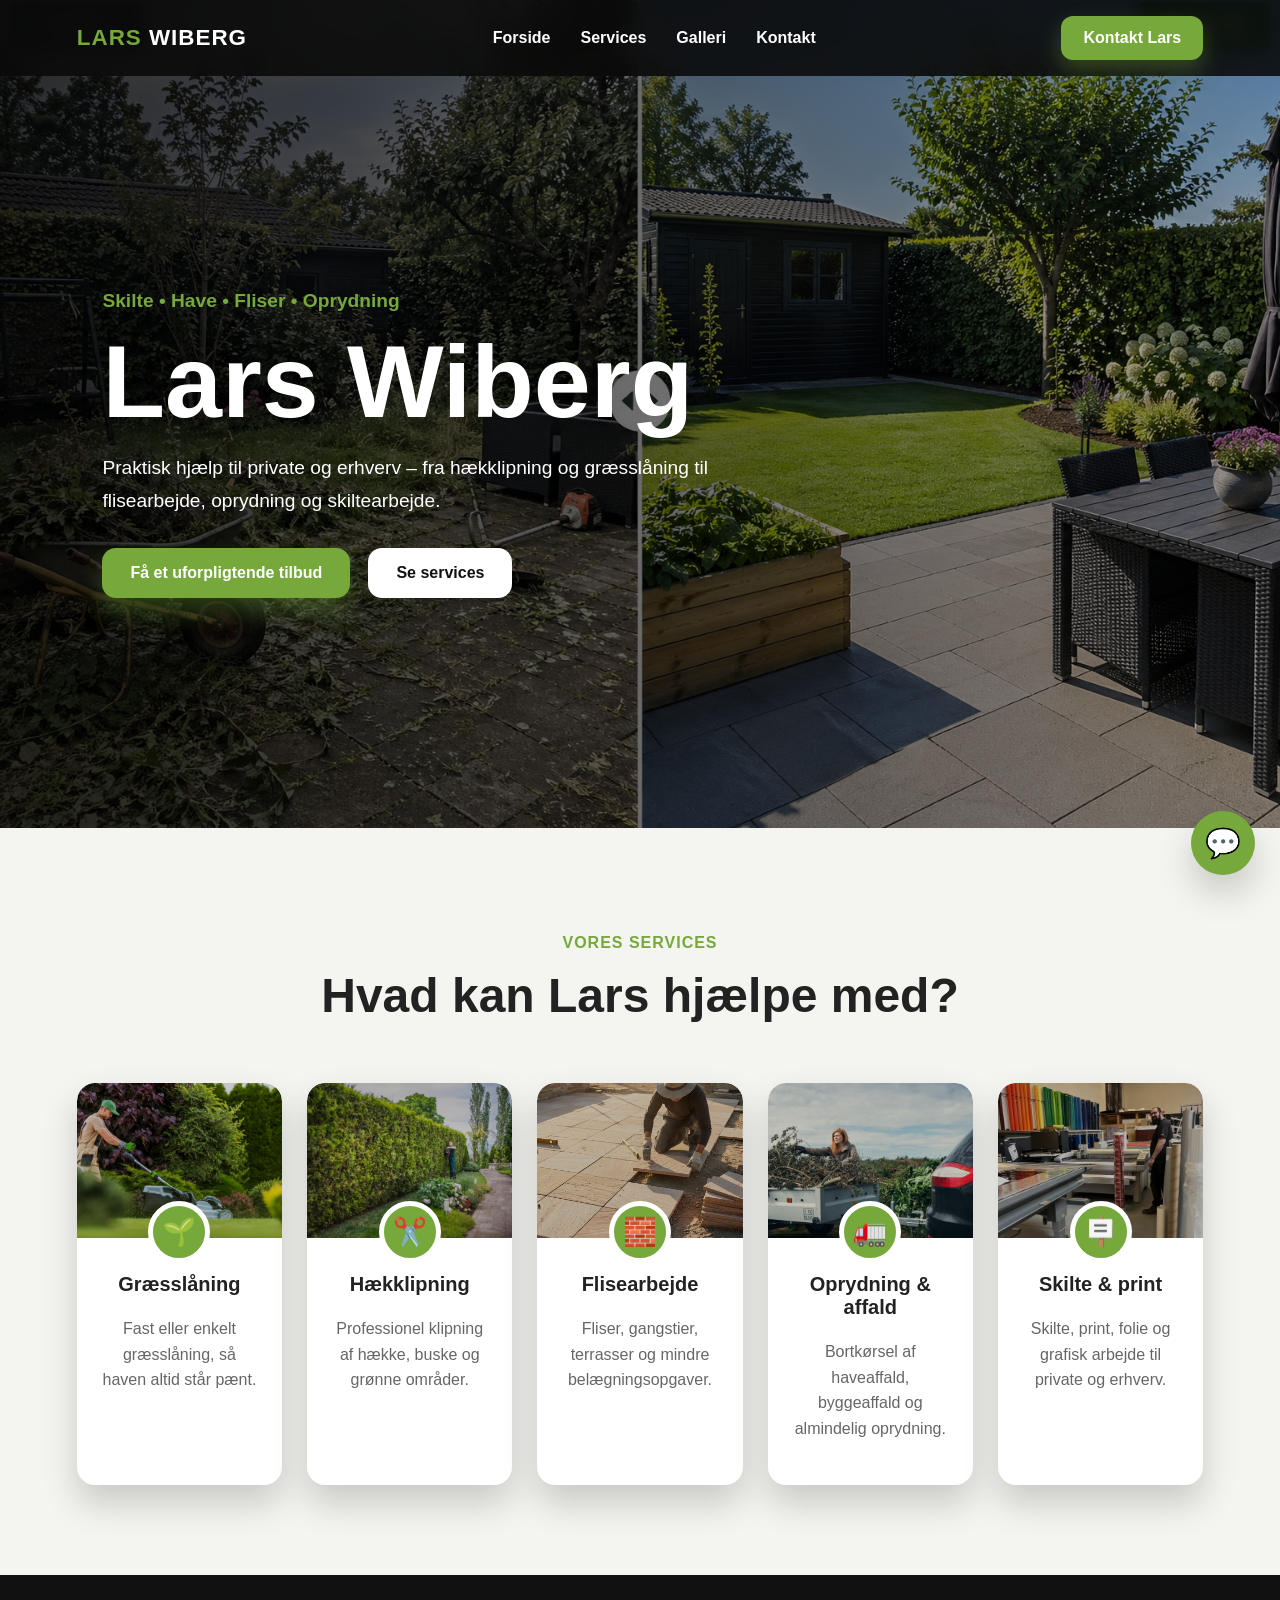
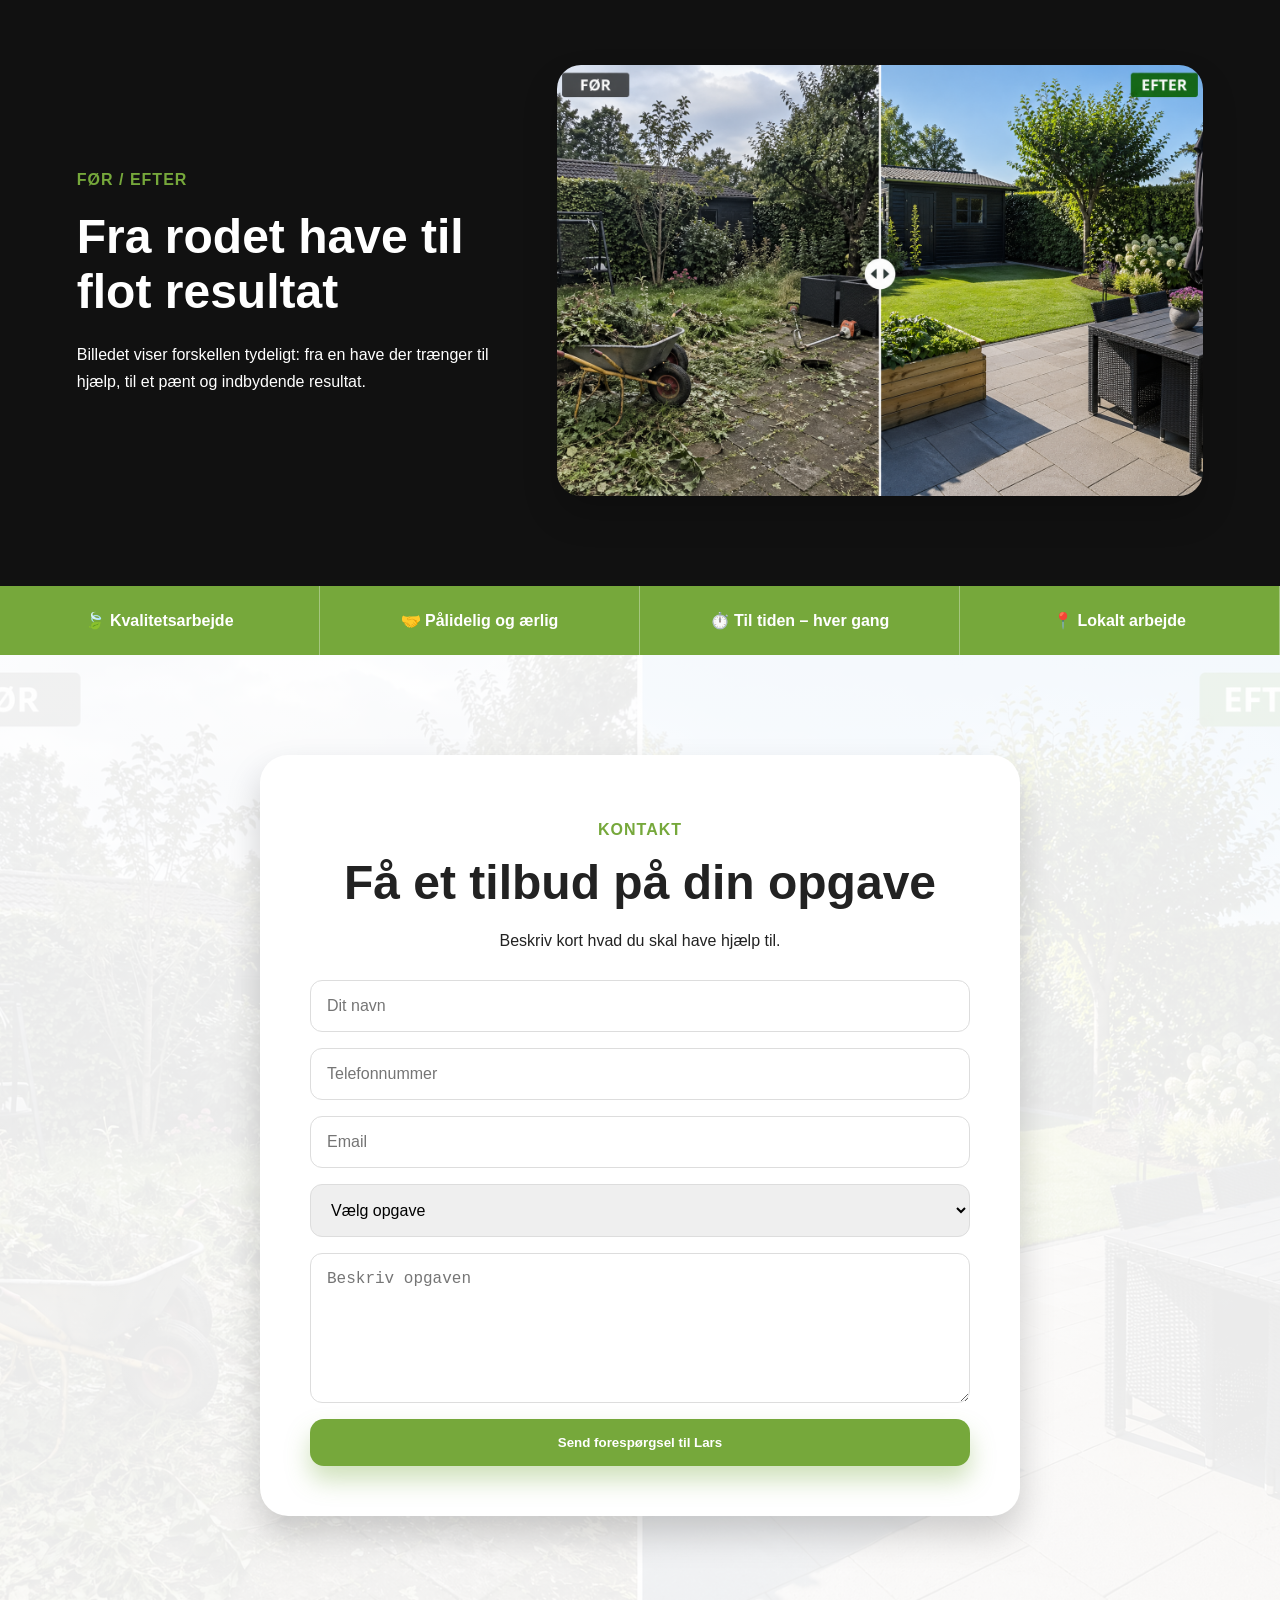
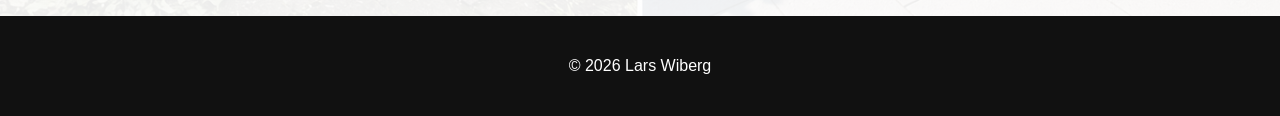
<file: index.html>
<!DOCTYPE html>
<html lang="da">
<head>
  <meta charset="UTF-8" />
  <meta name="viewport" content="width=device-width, initial-scale=1.0" />

  <title>Lars Wiberg | Skilte • Have • Fliser • Oprydning</title>

  <link rel="stylesheet" href="css/color.css" />
  <link rel="stylesheet" href="css/layout.css" />
  <link rel="stylesheet" href="css/component.css" />
</head>

<body>

  <header class="topbar">
    <div class="logo">
      <span>LARS</span> WIBERG
    </div>

    <nav class="nav">
      <a href="#forside">Forside</a>
      <a href="#services">Services</a>
      <a href="#galleri">Galleri</a>
      <a href="#kontakt">Kontakt</a>
    </nav>

    <a href="#kontakt" class="top-cta">Kontakt Lars</a>
  </header>

  <section id="forside" class="hero">
    <div class="hero-content">
      <p class="eyebrow">Skilte • Have • Fliser • Oprydning</p>
      <h1>Lars Wiberg</h1>
      <p class="hero-text">
        Praktisk hjælp til private og erhverv – fra hækklipning og græsslåning
        til flisearbejde, oprydning og skiltearbejde.
      </p>

      <div class="hero-actions">
        <a href="#kontakt" class="btn primary">Få et uforpligtende tilbud</a>
        <a href="#services" class="btn secondary">Se services</a>
      </div>
    </div>
  </section>

  <main>

    <section id="services" class="section">
      <p class="section-label">Vores services</p>
      <h2>Hvad kan Lars hjælpe med?</h2>

      <div class="service-grid">

        <article class="service-card grass">
          <div class="service-icon">🌱</div>
          <h3>Græsslåning</h3>
          <p>Fast eller enkelt græsslåning, så haven altid står pænt.</p>
        </article>

        <article class="service-card hedge">
          <div class="service-icon">✂️</div>
          <h3>Hækklipning</h3>
          <p>Professionel klipning af hække, buske og grønne områder.</p>
        </article>

        <article class="service-card paving">
          <div class="service-icon">🧱</div>
          <h3>Flisearbejde</h3>
          <p>Fliser, gangstier, terrasser og mindre belægningsopgaver.</p>
        </article>

        <article class="service-card cleanup">
          <div class="service-icon">🚛</div>
          <h3>Oprydning & affald</h3>
          <p>Bortkørsel af haveaffald, byggeaffald og almindelig oprydning.</p>
        </article>

        <article class="service-card sign">
          <div class="service-icon">🪧</div>
          <h3>Skilte & print</h3>
          <p>Skilte, print, folie og grafisk arbejde til private og erhverv.</p>
        </article>

      </div>
    </section>

    <section id="galleri" class="before-section">
      <div class="before-text">
        <p class="section-label">Før / efter</p>
        <h2>Fra rodet have til flot resultat</h2>
        <p>
          Billedet viser forskellen tydeligt: fra en have der trænger til hjælp,
          til et pænt og indbydende resultat.
        </p>
      </div>

      <div class="before-frame">
        <img src="assets/images/beforeafter.jpg" alt="Før og efter havearbejde" />
      </div>
    </section>

    <section class="trust-bar">
      <div>🍃 Kvalitetsarbejde</div>
      <div>🤝 Pålidelig og ærlig</div>
      <div>⏱️ Til tiden – hver gang</div>
      <div>📍 Lokalt arbejde</div>
    </section>

    <section id="kontakt" class="contact-section">
      <div class="contact-box">
        <p class="section-label">Kontakt</p>
        <h2>Få et tilbud på din opgave</h2>
        <p>Beskriv kort hvad du skal have hjælp til.</p>

        <form class="contact-form" id="contactForm">
          <input id="contactName" type="text" placeholder="Dit navn" required />
          <input id="contactPhone" type="tel" placeholder="Telefonnummer" required />
          <input id="contactEmail" type="email" placeholder="Email" />

          <select id="contactTask" required>
            <option value="">Vælg opgave</option>
            <option>Græsslåning</option>
            <option>Hækklipning</option>
            <option>Flisearbejde</option>
            <option>Oprydning / affald</option>
            <option>Skilte & print</option>
            <option>Andet</option>
          </select>

          <textarea id="contactMessage" placeholder="Beskriv opgaven" required></textarea>

          <button type="submit" class="btn primary">Send forespørgsel til Lars</button>
        </form>
      </div>
    </section>

  </main>

  <button class="chat-button" id="chatButton">💬</button>

  <div class="chat-box" id="chatBox">
    <div class="chat-header">Lars Wiberg</div>

    <div class="chat-body" id="chatBody">
      <p><strong>Lars:</strong> Hej 👋 Hvad skal du have hjælp til?</p>
      <p class="chat-hint">Skriv fx: “Jeg skal have klippet hæk” eller “Jeg skal have kørt affald væk”.</p>
    </div>

    <div class="chat-input">
      <input id="chatInput" type="text" placeholder="Skriv her..." />
      <button id="sendChat">Send</button>
    </div>
  </div>

  <footer>
    <p>© 2026 Lars Wiberg</p>
  </footer>

  <script src="js/app.js"></script>
</body>
</html>
</file>
<file: css/color.css>
:root {
  --green: #76a83b;
  --green-dark: #385d1e;
  --green-soft: #eef6e8;

  --dark: #111111;
  --dark-soft: #1f1f1f;

  --white: #ffffff;
  --light: #f4f4f1;
  --text: #222222;
  --muted: #666666;

  --shadow: 0 18px 35px rgba(0, 0, 0, 0.18);
  --radius: 18px;
}
</file>
<file: css/layout.css>
* {
  box-sizing: border-box;
}

html {
  scroll-behavior: smooth;
}

body {
  margin: 0;
  font-family: Arial, Helvetica, sans-serif;
  background: var(--light);
  color: var(--text);
}

section {
  width: 100%;
}

.section {
  padding: 90px 6%;
  text-align: center;
}

.section h2,
.before-text h2,
.contact-box h2 {
  font-size: clamp(2rem, 4vw, 3rem);
  margin: 10px 0 22px;
}

.section-label {
  color: var(--green);
  font-weight: 800;
  text-transform: uppercase;
  letter-spacing: 1px;
}

footer {
  background: var(--dark);
  color: white;
  text-align: center;
  padding: 25px;
}

@media (max-width: 800px) {
  .section {
    padding: 70px 5%;
  }
}
</file>
<file: css/component.css>
.topbar {
  position: fixed;
  top: 0;
  left: 0;
  width: 100%;
  height: 76px;
  padding: 0 6%;
  display: flex;
  align-items: center;
  justify-content: space-between;
  background: rgba(10, 10, 10, 0.88);
  backdrop-filter: blur(10px);
  z-index: 1000;
}

.logo {
  color: white;
  font-size: 1.4rem;
  font-weight: 900;
  letter-spacing: 1px;
}

.logo span {
  color: var(--green);
}

.nav {
  display: flex;
  gap: 30px;
}

.nav a,
.top-cta {
  color: white;
  text-decoration: none;
  font-weight: 700;
}

.nav a:hover {
  color: var(--green);
}

.top-cta {
  background: var(--green);
  padding: 13px 22px;
  border-radius: 12px;
  box-shadow: 0 10px 22px rgba(118, 168, 59, 0.35);
}

.hero {
  min-height: 92vh;
  position: relative;
  display: flex;
  align-items: center;
  padding: 120px 8% 80px;
  background:
    linear-gradient(90deg, rgba(0,0,0,0.82), rgba(0,0,0,0.32)),
    url("../assets/images/beforeafter.jpg");
  background-size: cover;
  background-position: center;
  color: white;
}

.hero-content {
  max-width: 650px;
  position: relative;
  z-index: 2;
}

.eyebrow {
  font-size: 1.2rem;
  font-weight: 800;
  color: var(--green);
}

.hero h1 {
  font-size: clamp(3rem, 8vw, 6.5rem);
  margin: 10px 0;
  line-height: 1;
}

.hero-text {
  font-size: 1.2rem;
  line-height: 1.7;
}

.hero-actions {
  display: flex;
  gap: 18px;
  flex-wrap: wrap;
  margin-top: 30px;
}

.btn {
  display: inline-block;
  border: none;
  cursor: pointer;
  text-decoration: none;
  font-weight: 800;
  border-radius: 14px;
  padding: 16px 28px;
  transition: 0.25s ease;
}

.btn.primary {
  background: var(--green);
  color: white;
  box-shadow: 0 14px 25px rgba(118, 168, 59, 0.35);
}

.btn.secondary {
  background: white;
  color: var(--dark);
}

.btn:hover {
  transform: translateY(-4px);
}

.service-grid {
  margin-top: 60px;
  display: grid;
  grid-template-columns: repeat(5, 1fr);
  gap: 25px;
}

.service-card {
  position: relative;
  overflow: hidden;
  min-height: 330px;
  border-radius: var(--radius);
  padding: 170px 24px 28px;
  background: white;
  box-shadow: var(--shadow);
  transition: 0.3s ease;
}

.service-card:hover {
  transform: translateY(-10px);
}

.service-card::before {
  content: "";
  position: absolute;
  inset: 0 0 auto 0;
  height: 155px;
  background-size: cover;
  background-position: center;
  border-radius: var(--radius) var(--radius) 0 0;
}

.service-card.grass::before {
  background-image:
    linear-gradient(rgba(0,0,0,0.22), rgba(0,0,0,0.22)),
    url("../assets/images/grass.jpg");
}

.service-card.hedge::before {
  background-image:
    linear-gradient(rgba(0,0,0,0.22), rgba(0,0,0,0.22)),
    url("../assets/images/hedge.jpg");
}

.service-card.paving::before {
  background-image:
    linear-gradient(rgba(0,0,0,0.22), rgba(0,0,0,0.22)),
    url("../assets/images/paving.jpg");
}

.service-card.cleanup::before {
  background-image:
    linear-gradient(rgba(0,0,0,0.22), rgba(0,0,0,0.22)),
    url("../assets/images/cleanup.jpg");
}

.service-card.sign::before {
  background-image:
    linear-gradient(rgba(0,0,0,0.22), rgba(0,0,0,0.22)),
    url("../assets/images/sign.jpg");
}

.service-icon {
  position: absolute;
  top: 118px;
  left: 50%;
  transform: translateX(-50%);
  width: 62px;
  height: 62px;
  border-radius: 50%;
  background: var(--green);
  color: white;
  display: grid;
  place-items: center;
  font-size: 1.7rem;
  border: 5px solid white;
  z-index: 2;
}

.service-card h3 {
  margin-top: 20px;
  font-size: 1.25rem;
}

.service-card p {
  color: var(--muted);
  line-height: 1.6;
}

.before-section {
  display: grid;
  grid-template-columns: 0.8fr 1.2fr;
  gap: 50px;
  align-items: center;
  padding: 90px 6%;
  background: var(--dark);
  color: white;
}

.before-text {
  text-align: left;
}

.before-text p {
  line-height: 1.7;
}

.before-frame {
  position: relative;
  overflow: hidden;
  border-radius: 24px;
  box-shadow: var(--shadow);
}

.before-frame img {
  width: 100%;
  display: block;
}

.trust-bar {
  display: grid;
  grid-template-columns: repeat(4, 1fr);
  background: var(--green);
  color: white;
  font-weight: 900;
  text-align: center;
}

.trust-bar div {
  padding: 25px;
  border-right: 1px solid rgba(255,255,255,0.35);
}

.contact-section {
  padding: 100px 6%;
  background:
    linear-gradient(rgba(255,255,255,.92), rgba(255,255,255,.92)),
    url("../assets/images/beforeafter.jpg");
  background-size: cover;
  background-position: center;
}

.contact-box {
  max-width: 760px;
  margin: auto;
  background: white;
  border-radius: 28px;
  padding: 50px;
  box-shadow: var(--shadow);
  text-align: center;
}

.contact-form {
  display: grid;
  gap: 16px;
  margin-top: 30px;
}

.contact-form input,
.contact-form select,
.contact-form textarea {
  width: 100%;
  padding: 16px;
  border-radius: 12px;
  border: 1px solid #ddd;
  font-size: 1rem;
}

.contact-form textarea {
  min-height: 150px;
}

.chat-button {
  position: fixed;
  right: 25px;
  bottom: 25px;
  width: 64px;
  height: 64px;
  border-radius: 50%;
  border: none;
  background: var(--green);
  color: white;
  font-size: 1.8rem;
  cursor: pointer;
  box-shadow: var(--shadow);
  z-index: 1000;
}

.chat-box {
  position: fixed;
  right: 25px;
  bottom: 105px;
  width: 360px;
  max-width: calc(100vw - 40px);
  background: white;
  border-radius: 20px;
  box-shadow: var(--shadow);
  overflow: hidden;
  display: none;
  z-index: 1000;
}

.chat-header {
  background: var(--dark);
  color: white;
  padding: 16px;
  font-weight: 900;
}

.chat-body {
  padding: 16px;
  max-height: 320px;
  overflow-y: auto;
}

.chat-body p {
  margin: 0 0 12px;
  line-height: 1.35;
}

.chat-hint {
  color: var(--muted);
  font-size: 0.9rem;
}

.chat-action {
  display: inline-block;
  margin-top: 8px;
  background: var(--green);
  color: white;
  text-decoration: none;
  padding: 10px 14px;
  border-radius: 10px;
  font-weight: 800;
}

.chat-input {
  display: flex;
  border-top: 1px solid #ddd;
}

.chat-input input {
  flex: 1;
  border: none;
  padding: 14px;
}

.chat-input button {
  border: none;
  background: var(--green);
  color: white;
  padding: 0 16px;
  cursor: pointer;
}

@media (max-width: 1050px) {
  .service-grid {
    grid-template-columns: repeat(2, 1fr);
  }

  .before-section {
    grid-template-columns: 1fr;
  }
}

@media (max-width: 700px) {
  .nav {
    display: none;
  }

  .top-cta {
    display: none;
  }

  .service-grid {
    grid-template-columns: 1fr;
  }

  .trust-bar {
    grid-template-columns: 1fr;
  }

  .contact-box {
    padding: 28px;
  }
}
</file>
